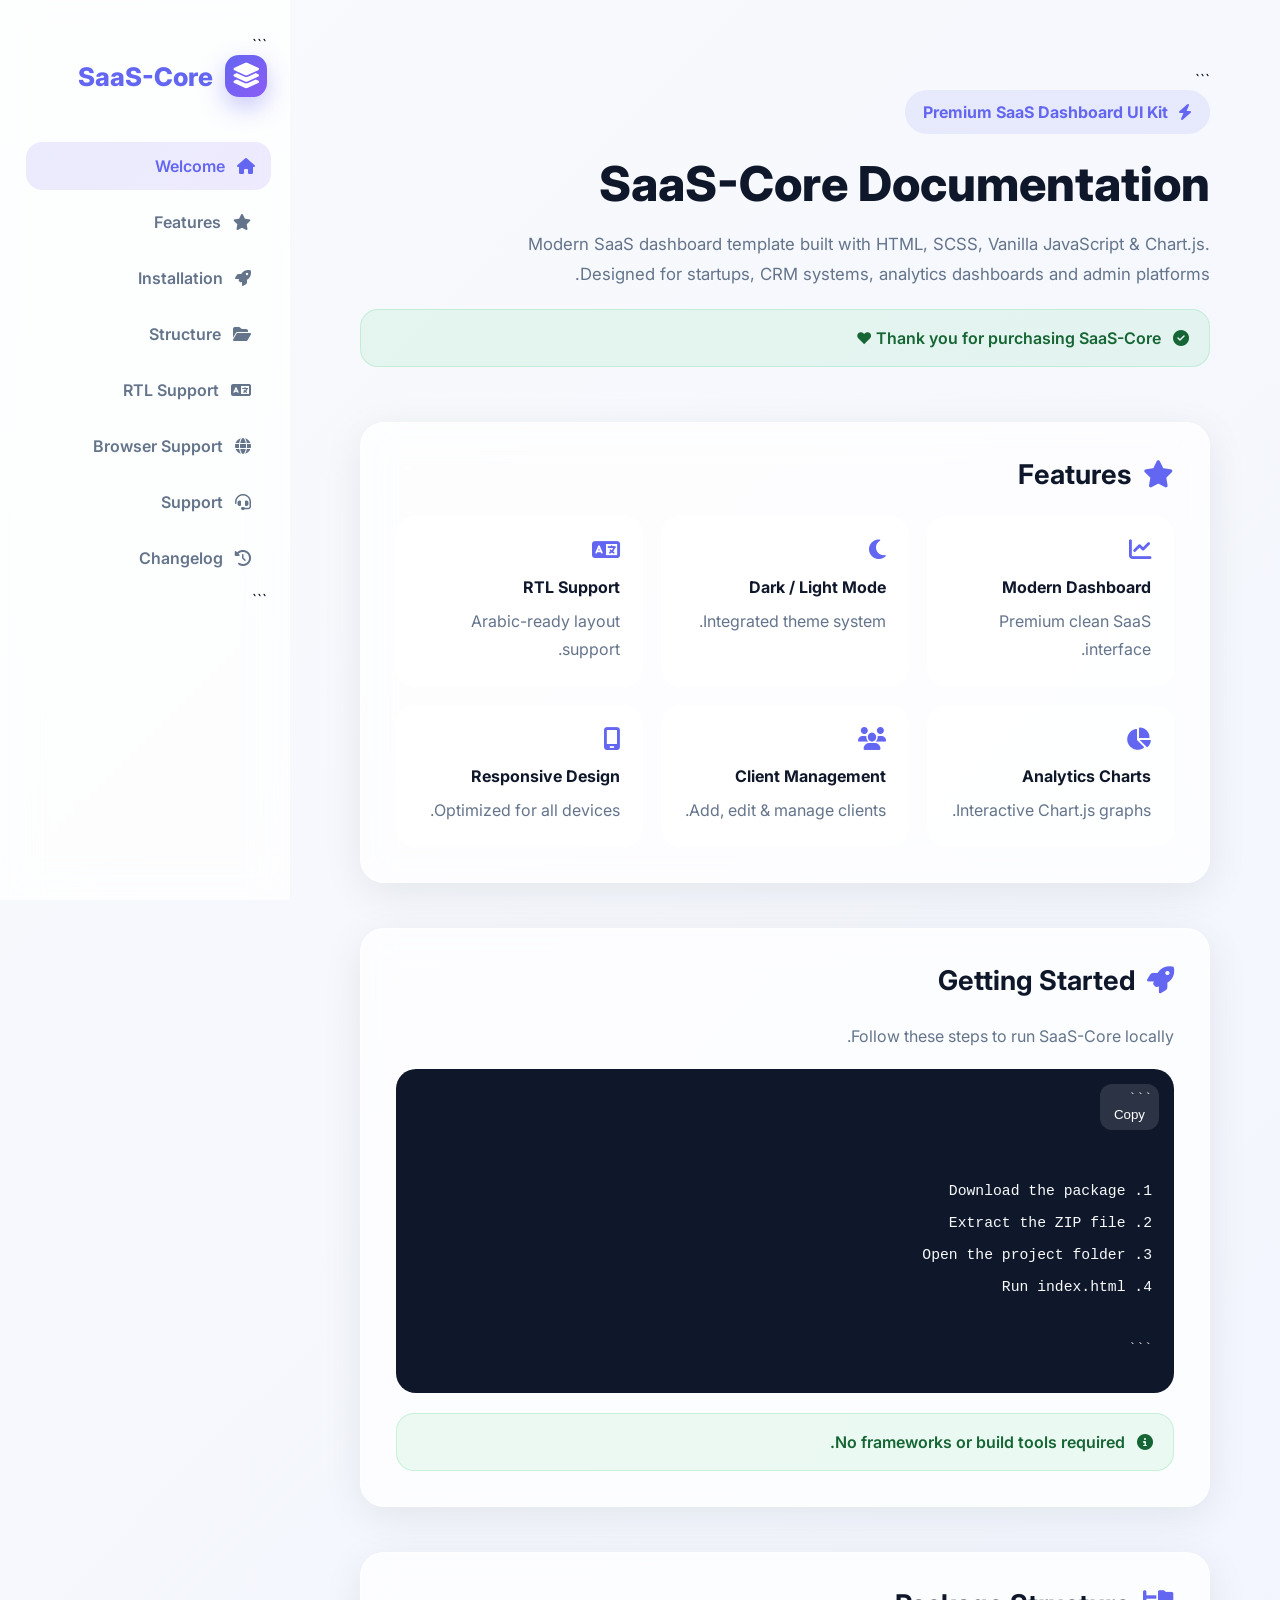
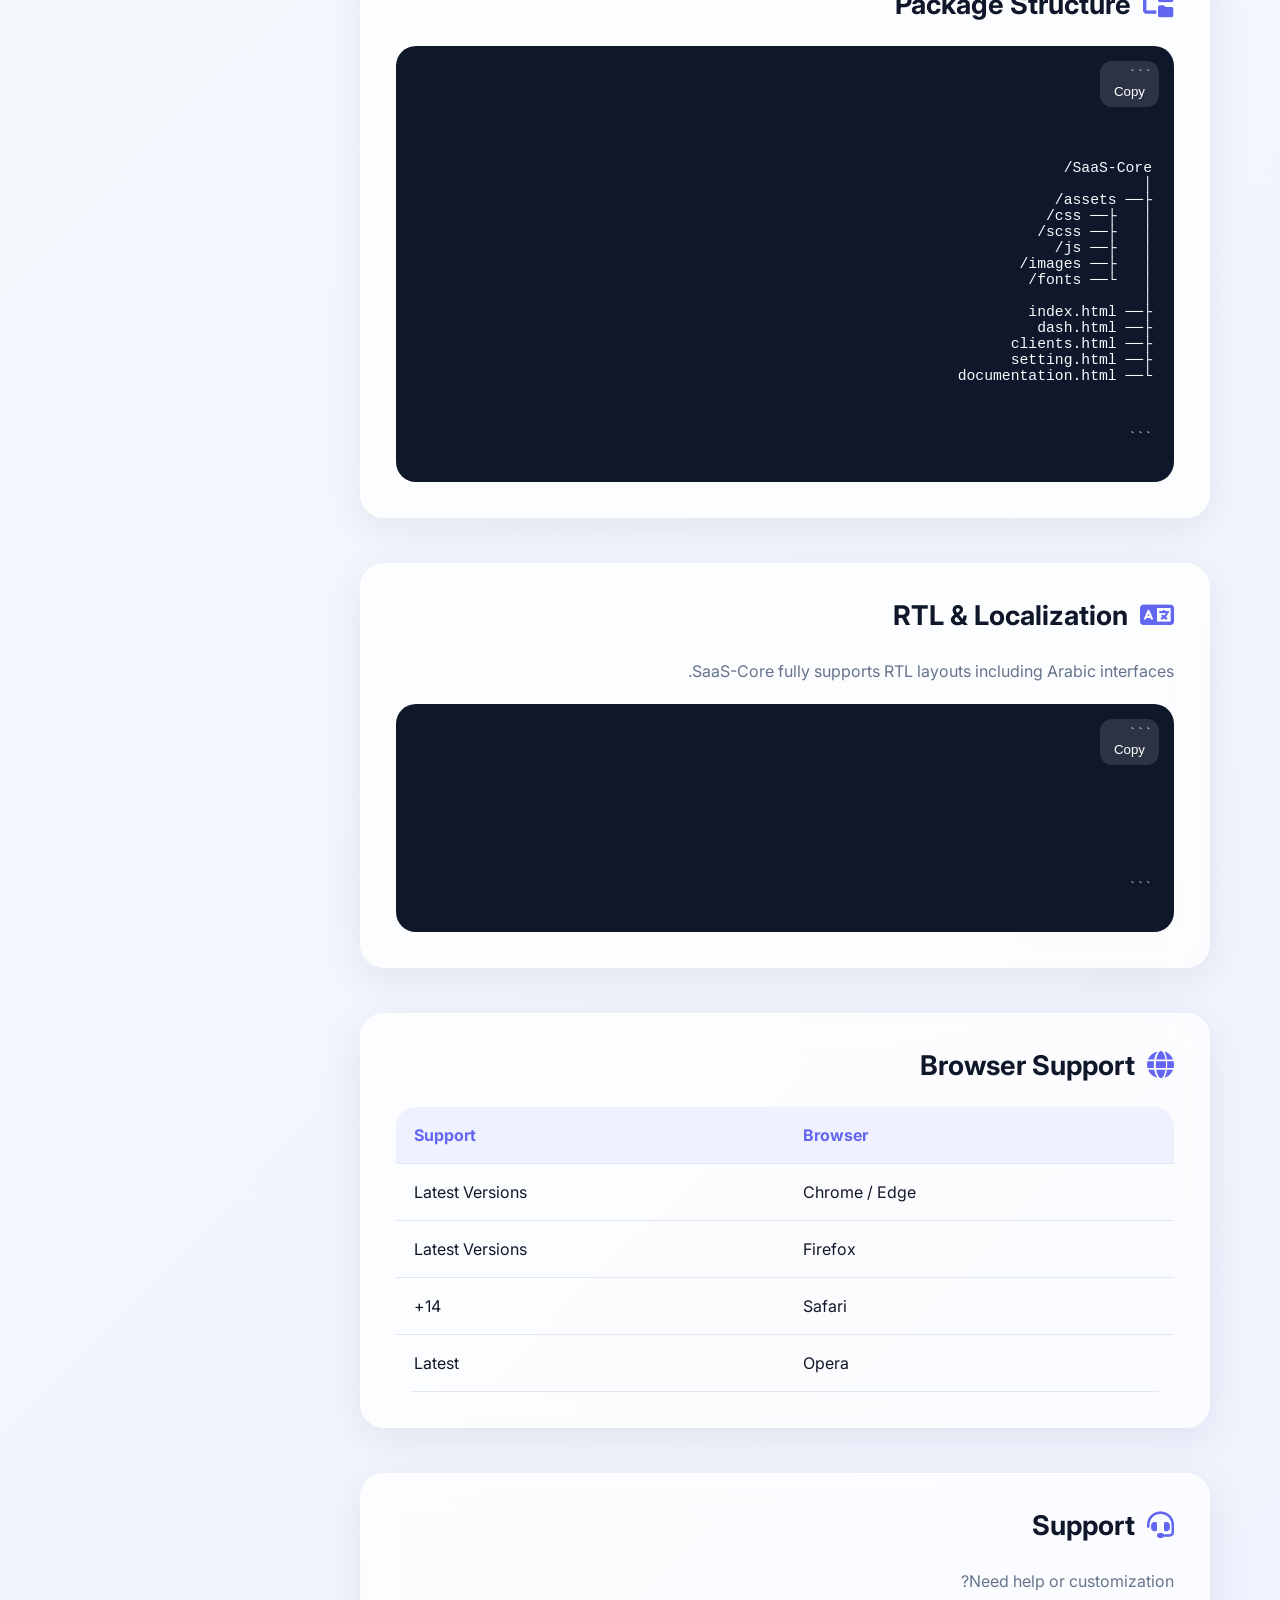
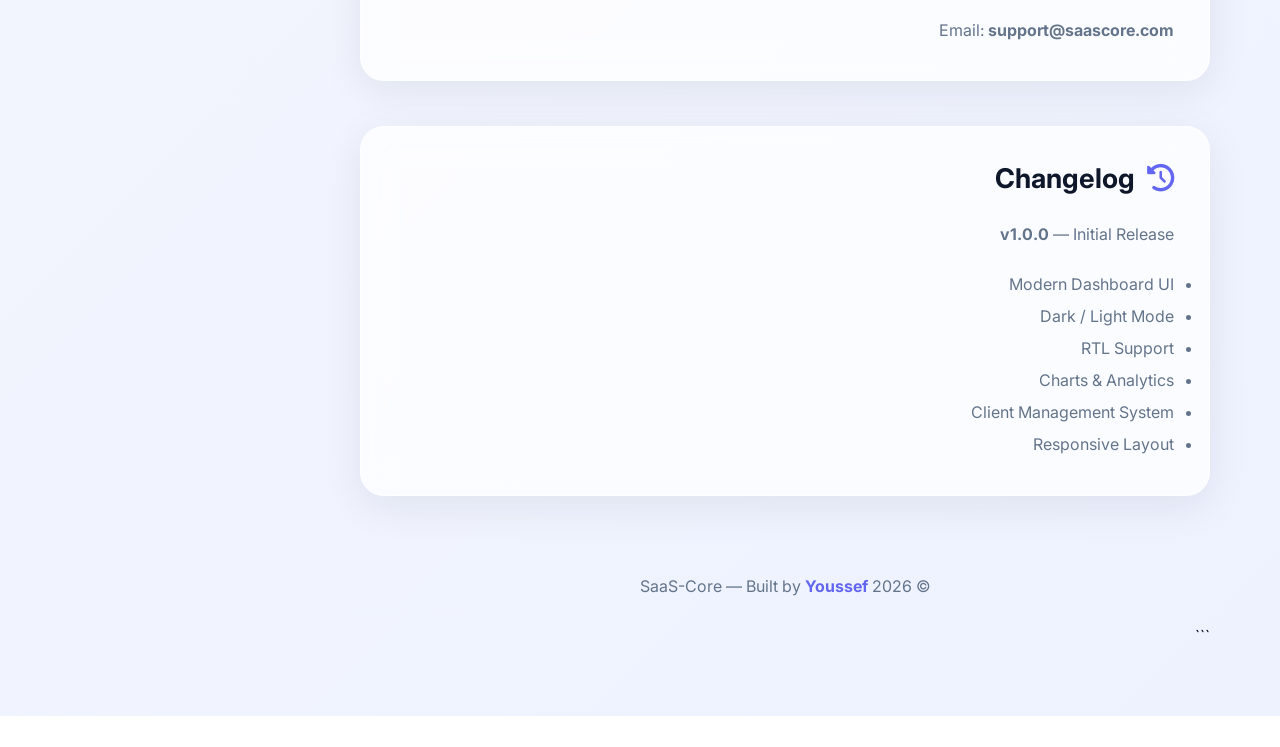
<file: documentation/documentation.html>
<!DOCTYPE html>

<html lang="en">
<head>
  <meta charset="UTF-8" />
  <meta
    name="viewport"
    content="width=device-width, initial-scale=1.0"
  />

  <title>SaaS-Core Documentation</title>

  <!-- Icons -->

  <link
    rel="stylesheet"
    href="https://cdnjs.cloudflare.com/ajax/libs/font-awesome/6.5.1/css/all.min.css"
  />

  <!-- Fonts -->

  <link
    href="https://fonts.googleapis.com/css2?family=Inter:wght@400;500;600;700;800&display=swap"
    rel="stylesheet"
  />

  <style>

    :root {

      --primary: #6366f1;
      --primary-dark: #4f46e5;
      --accent: #8b5cf6;

      --bg: #f8fafc;
      --bg-card: rgba(255,255,255,0.75);

      --text: #0f172a;
      --text-muted: #64748b;

      --border: rgba(255,255,255,0.35);

      --shadow:
      0 10px 40px rgba(15,23,42,.08);

      --radius: 24px;

    }

    *{
      margin:0;
      padding:0;
      box-sizing:border-box;
    }

    html{
      scroll-behavior:smooth;
    }

    body{

      font-family:
      "Inter",
      sans-serif;

      background:
      linear-gradient(
      135deg,
      #f8fafc,
      #eef2ff
      );

      color:var(--text);

      display:flex;

      min-height:100vh;

    }

    /* =========================
       SIDEBAR
    ========================== */

    nav{

      width:290px;

      height:100vh;

      position:fixed;

      top:0;
      left:0;

      background:
      rgba(255,255,255,.75);

      backdrop-filter:
      blur(18px);

      border-right:
      1px solid rgba(255,255,255,.4);

      padding:35px 22px;

      overflow-y:auto;

      z-index:1000;

    }

    .logo{

      display:flex;
      align-items:center;
      gap:12px;

      font-size:1.6rem;
      font-weight:800;

      color:var(--primary);

      margin-bottom:45px;

    }

    .logo i{

      width:42px;
      height:42px;

      display:flex;
      align-items:center;
      justify-content:center;

      border-radius:14px;

      background:
      linear-gradient(
      135deg,
      var(--primary),
      var(--accent)
      );

      color:#fff;

      box-shadow:
      0 10px 25px rgba(99,102,241,.35);

    }

    nav ul{
      list-style:none;
    }

    nav ul li{
      margin-bottom:8px;
    }

    nav ul li a{

      display:flex;
      align-items:center;
      gap:12px;

      padding:14px 16px;

      border-radius:16px;

      text-decoration:none;

      color:var(--text-muted);

      font-weight:600;

      transition:.25s ease;

    }

    nav ul li a:hover,
    nav ul li a.active{

      background:
      linear-gradient(
      135deg,
      rgba(99,102,241,.12),
      rgba(139,92,246,.12)
      );

      color:var(--primary);

      transform:translateX(4px);

    }

    /* =========================
       MAIN
    ========================== */

    main{

      margin-left:290px;

      width:100%;

      padding:70px;

      max-width:1200px;

    }

    section{
      margin-bottom:45px;
      scroll-margin-top:50px;
    }

    .hero{

      margin-bottom:55px;

    }

    .hero h1{

      font-size:3rem;
      line-height:1.1;

      margin-bottom:18px;

      font-weight:800;

    }

    .hero p{

      max-width:700px;

      color:var(--text-muted);

      font-size:1.05rem;

      line-height:1.8;

    }

    .hero-badge{

      display:inline-flex;
      align-items:center;
      gap:10px;

      padding:12px 18px;

      border-radius:999px;

      background:
      rgba(99,102,241,.1);

      color:var(--primary);

      font-weight:700;

      margin-bottom:24px;

    }

    /* =========================
       CARD
    ========================== */

    .card{

      background:var(--bg-card);

      backdrop-filter:blur(16px);

      border:
      1px solid rgba(255,255,255,.45);

      border-radius:var(--radius);

      padding:35px;

      box-shadow:var(--shadow);

    }

    .card h2{

      display:flex;
      align-items:center;
      gap:12px;

      font-size:1.7rem;

      margin-bottom:25px;

    }

    .card h2 i{

      color:var(--primary);

    }

    .card p{

      color:var(--text-muted);

      line-height:1.8;

    }

    /* =========================
       FEATURES
    ========================== */

    .feature-grid{

      display:grid;

      grid-template-columns:
      repeat(auto-fit,minmax(240px,1fr));

      gap:18px;

    }

    .feature-item{

      background:
      rgba(255,255,255,.65);

      border:
      1px solid rgba(255,255,255,.4);

      border-radius:20px;

      padding:22px;

      transition:.25s ease;

    }

    .feature-item:hover{

      transform:
      translateY(-6px);

      box-shadow:
      0 20px 35px rgba(99,102,241,.12);

    }

    .feature-item i{

      font-size:1.4rem;

      color:var(--primary);

      margin-bottom:15px;

    }

    .feature-item h4{

      margin-bottom:10px;

      font-size:1rem;

    }

    /* =========================
       ALERT
    ========================== */

    .alert{

      margin-top:20px;

      padding:18px 20px;

      border-radius:18px;

      background:
      rgba(34,197,94,.08);

      border:
      1px solid rgba(34,197,94,.18);

      color:#166534;

      display:flex;
      align-items:center;
      gap:12px;

      font-weight:600;

    }

    /* =========================
       CODE
    ========================== */

    pre{

      background:#0f172a;

      color:#f8fafc;

      padding:22px;

      border-radius:20px;

      overflow:auto;

      margin-top:18px;

      position:relative;

    }

    code{

      font-family:
      monospace;

      font-size:.92rem;

    }

    .copy-btn{

      position:absolute;

      top:15px;
      right:15px;

      border:none;

      background:
      rgba(255,255,255,.12);

      color:#fff;

      padding:8px 14px;

      border-radius:12px;

      cursor:pointer;

      transition:.2s;

    }

    .copy-btn:hover{
      background:
      rgba(255,255,255,.2);
    }

    /* =========================
       TABLE
    ========================== */

    table{

      width:100%;

      border-collapse:collapse;

      margin-top:20px;

      overflow:hidden;

      border-radius:20px;

    }

    table th,
    table td{

      padding:18px;

      border-bottom:
      1px solid #e2e8f0;

      text-align:left;

    }

    table th{

      background:
      rgba(99,102,241,.08);

      color:var(--primary);

    }

    /* =========================
       FOOTER
    ========================== */

    footer{

      margin-top:50px;

      padding:30px 0;

      color:var(--text-muted);

      text-align:center;

    }

    footer a{

      color:var(--primary);

      text-decoration:none;

      font-weight:700;

    }

    /* =========================
       RESPONSIVE
    ========================== */

    @media(max-width:950px){

      nav{
        display:none;
      }

      main{
        margin-left:0;
        padding:30px;
      }

      .hero h1{
        font-size:2.2rem;
      }

    }

  </style>

</head>

<body>

  <!-- SIDEBAR -->

  <nav>

```
<div class="logo">
  <i class="fas fa-layer-group"></i>
  SaaS-Core
</div>

<ul>

  <li>
    <a href="#welcome" class="active">
      <i class="fas fa-house"></i>
      Welcome
    </a>
  </li>

  <li>
    <a href="#features">
      <i class="fas fa-star"></i>
      Features
    </a>
  </li>

  <li>
    <a href="#installation">
      <i class="fas fa-rocket"></i>
      Installation
    </a>
  </li>

  <li>
    <a href="#structure">
      <i class="fas fa-folder-open"></i>
      Structure
    </a>
  </li>

  <li>
    <a href="#rtl">
      <i class="fas fa-language"></i>
      RTL Support
    </a>
  </li>

  <li>
    <a href="#browser">
      <i class="fas fa-globe"></i>
      Browser Support
    </a>
  </li>

  <li>
    <a href="#support">
      <i class="fas fa-headset"></i>
      Support
    </a>
  </li>

  <li>
    <a href="#changelog">
      <i class="fas fa-clock-rotate-left"></i>
      Changelog
    </a>
  </li>

</ul>
```

  </nav>

  <!-- MAIN -->

  <main>

```
<!-- HERO -->

<section
  id="welcome"
  class="hero"
>

  <div class="hero-badge">
    <i class="fas fa-bolt"></i>
    Premium SaaS Dashboard UI Kit
  </div>

  <h1>
    SaaS-Core Documentation
  </h1>

  <p>

    Modern SaaS dashboard template built with
    HTML, SCSS, Vanilla JavaScript & Chart.js.

    Designed for startups, CRM systems,
    analytics dashboards and admin platforms.

  </p>

  <div class="alert">
    <i class="fas fa-circle-check"></i>

    Thank you for purchasing SaaS-Core ❤️
  </div>

</section>

<!-- FEATURES -->

<section
  id="features"
  class="card"
>

  <h2>
    <i class="fas fa-star"></i>
    Features
  </h2>

  <div class="feature-grid">

    <div class="feature-item">
      <i class="fas fa-chart-line"></i>
      <h4>Modern Dashboard</h4>
      <p>Premium clean SaaS interface.</p>
    </div>

    <div class="feature-item">
      <i class="fas fa-moon"></i>
      <h4>Dark / Light Mode</h4>
      <p>Integrated theme system.</p>
    </div>

    <div class="feature-item">
      <i class="fas fa-language"></i>
      <h4>RTL Support</h4>
      <p>Arabic-ready layout support.</p>
    </div>

    <div class="feature-item">
      <i class="fas fa-chart-pie"></i>
      <h4>Analytics Charts</h4>
      <p>Interactive Chart.js graphs.</p>
    </div>

    <div class="feature-item">
      <i class="fas fa-users"></i>
      <h4>Client Management</h4>
      <p>Add, edit & manage clients.</p>
    </div>

    <div class="feature-item">
      <i class="fas fa-mobile-screen"></i>
      <h4>Responsive Design</h4>
      <p>Optimized for all devices.</p>
    </div>

  </div>

</section>

<!-- INSTALLATION -->

<section
  id="installation"
  class="card"
>

  <h2>
    <i class="fas fa-rocket"></i>
    Getting Started
  </h2>

  <p>

    Follow these steps to run SaaS-Core locally.

  </p>

  <pre>
```

<button class="copy-btn">
Copy
</button>

<code>

1. Download the package

2. Extract the ZIP file

3. Open the project folder

4. Run index.html

</code>

```
  </pre>

  <div class="alert">
    <i class="fas fa-circle-info"></i>
    No frameworks or build tools required.
  </div>

</section>

<!-- STRUCTURE -->

<section
  id="structure"
  class="card"
>

  <h2>
    <i class="fas fa-folder-tree"></i>
    Package Structure
  </h2>

  <pre>
```

<button class="copy-btn">
Copy
</button>

<code>

SaaS-Core/
│
├── assets/
│   ├── css/
│   ├── scss/
│   ├── js/
│   ├── images/
│   └── fonts/
│
├── index.html
├── dash.html
├── clients.html
├── setting.html
└── documentation.html

</code>

```
  </pre>

</section>

<!-- RTL -->

<section
  id="rtl"
  class="card"
>

  <h2>
    <i class="fas fa-language"></i>
    RTL & Localization
  </h2>

  <p>

    SaaS-Core fully supports RTL layouts
    including Arabic interfaces.

  </p>

  <pre>
```

<button class="copy-btn">
Copy
</button>

<code>

<html lang="ar" dir="rtl">

</code>

```
  </pre>

</section>

<!-- BROWSER -->

<section
  id="browser"
  class="card"
>

  <h2>
    <i class="fas fa-globe"></i>
    Browser Support
  </h2>

  <table>

    <thead>

      <tr>
        <th>Browser</th>
        <th>Support</th>
      </tr>

    </thead>

    <tbody>

      <tr>
        <td>Chrome / Edge</td>
        <td>Latest Versions</td>
      </tr>

      <tr>
        <td>Firefox</td>
        <td>Latest Versions</td>
      </tr>

      <tr>
        <td>Safari</td>
        <td>14+</td>
      </tr>

      <tr>
        <td>Opera</td>
        <td>Latest</td>
      </tr>

    </tbody>

  </table>

</section>

<!-- SUPPORT -->

<section
  id="support"
  class="card"
>

  <h2>
    <i class="fas fa-headset"></i>
    Support
  </h2>

  <p>

    Need help or customization?

  </p>

  <br />

  <p>

    Email:
    <strong>
      support@saascore.com
    </strong>

  </p>

</section>

<!-- CHANGELOG -->

<section
  id="changelog"
  class="card"
>

  <h2>
    <i class="fas fa-clock-rotate-left"></i>
    Changelog
  </h2>

  <p>

    <strong>v1.0.0</strong>
    — Initial Release

  </p>

  <br />

  <ul
    style="
    padding-left:20px;
    color:#64748b;
    line-height:2;
  "
  >

    <li>Modern Dashboard UI</li>

    <li>Dark / Light Mode</li>

    <li>RTL Support</li>

    <li>Charts & Analytics</li>

    <li>Client Management System</li>

    <li>Responsive Layout</li>

  </ul>

</section>

<!-- FOOTER -->

<footer>

  © 2026 SaaS-Core —
  Built by
  <a href="#">
    Youssef
  </a>

</footer>
```

  </main>

  <script>

    // ACTIVE LINKS

    const sections =
    document.querySelectorAll("section");

    const navLinks =
    document.querySelectorAll("nav a");

    window.addEventListener(
      "scroll",
      () => {

        let current = "";

        sections.forEach((section) => {

          const sectionTop =
          section.offsetTop;

          if (
            scrollY >=
            sectionTop - 120
          ) {
            current =
            section.getAttribute("id");
          }

        });

        navLinks.forEach((link) => {

          link.classList.remove("active");

          if (
            link.getAttribute("href") ===
            "#" + current
          ) {

            link.classList.add("active");

          }

        });

      }
    );

    // COPY BUTTON

    document
    .querySelectorAll(".copy-btn")
    .forEach((btn) => {

      btn.addEventListener(
        "click",
        () => {

          const code =
          btn.parentElement.querySelector(
            "code"
          ).innerText;

          navigator.clipboard.writeText(code);

          btn.innerText = "Copied";

          setTimeout(() => {

            btn.innerText = "Copy";

          },1500);

        }
      );

    });

  </script>

</body>
</html>
</file>
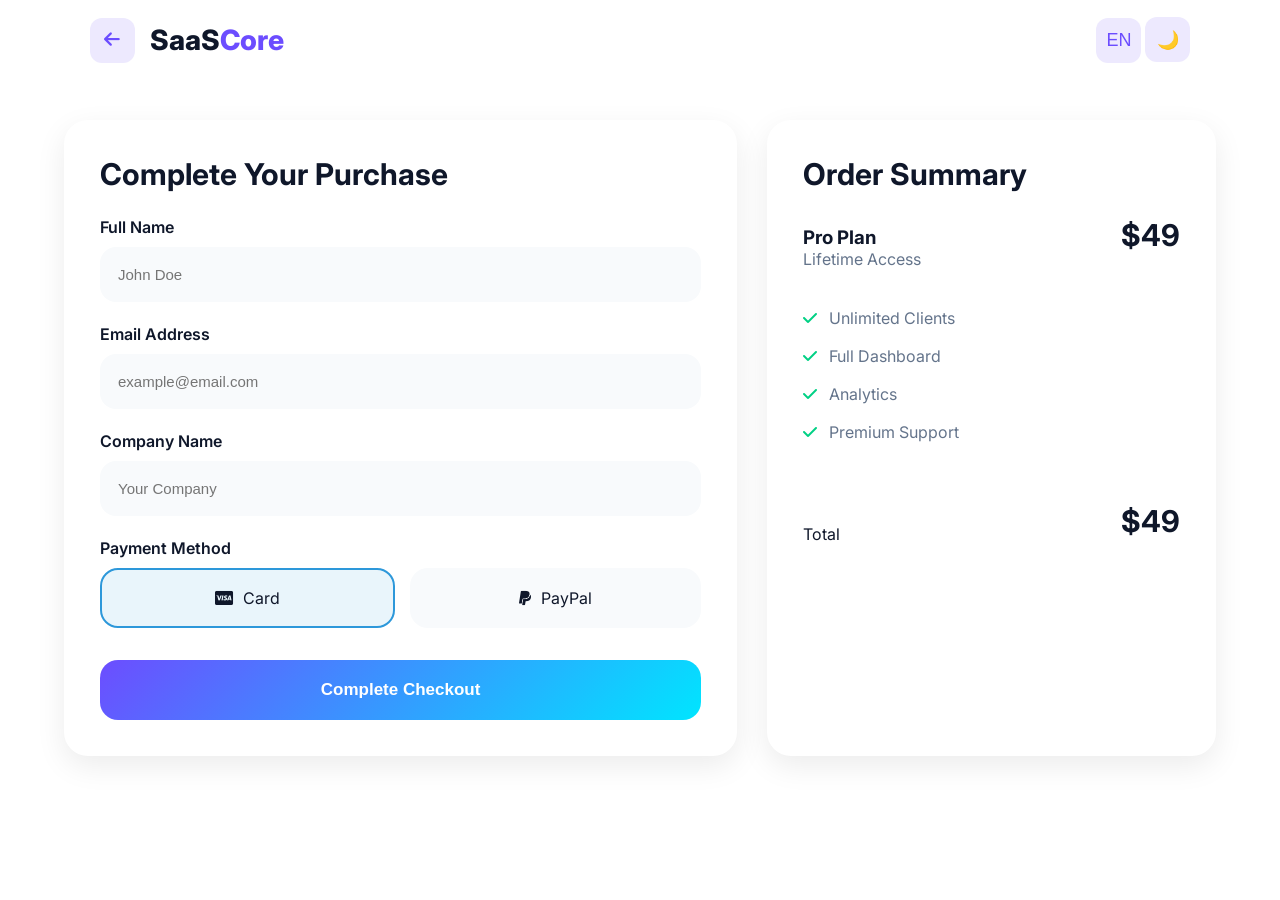
<file: Theme/checkout.html>
<!doctype html>
<html lang="en">
  <head>
    <meta charset="UTF-8" />
    <meta name="viewport" content="width=device-width, initial-scale=1.0" />

    <title>Nexora Checkout</title>

    <link rel="stylesheet" href="assets/css/checkout.css" />

    <link
      href="https://fonts.googleapis.com/css2?family=Inter:wght@400;500;600;700;800&display=swap"
      rel="stylesheet"
    />

    <link
      rel="stylesheet"
      href="https://cdnjs.cloudflare.com/ajax/libs/font-awesome/6.5.1/css/all.min.css"
    />
  </head>

  <body>
    <!-- NAVBAR -->
    <header class="navbar">
      <div class="nav-left">
        <a href="index.html" class="back-btn">
          <i class="fas fa-arrow-left"></i>
        </a>

        <a href="index.html" class="logo">SaaS<span>Core</span></a>
      </div>

      <div class="nav-actions">
        <button id="langToggle">AR</button>

        <button id="themeToggle">🌙</button>
      </div>
    </header>

    <!-- CHECKOUT -->
    <section class="checkout-section">
      <!-- LEFT -->
      <div class="checkout-form card">
        <h2 data-en="Complete Your Purchase" data-ar="إتمام عملية الشراء">
          Complete Your Purchase
        </h2>
        <!-- NAME -->
        <div class="input-group">
          <label data-en="Full Name" data-ar="الاسم الكامل"> Full Name </label>

          <input
            type="text"
            id="checkoutName"
            placeholder="John Doe"
            data-en-placeholder="John Doe"
            data-ar-placeholder="الاسم الكامل"
          />
        </div>

        <!-- EMAIL -->
        <div class="input-group">
          <label data-en="Email Address" data-ar="البريد الإلكتروني">
            Email Address
          </label>

          <input
            type="email"
            id="checkoutEmail"
            placeholder="example@email.com"
            data-en-placeholder="example@email.com"
            data-ar-placeholder="البريد الإلكتروني"
          />
        </div>

        <!-- COMPANY -->
        <div class="input-group">
          <label data-en="Company Name" data-ar="اسم الشركة">
            Company Name
          </label>

          <input
            type="text"
            id="checkoutCompany"
            placeholder="Your Company"
            data-en-placeholder="Your Company"
            data-ar-placeholder="اسم الشركة"
          />
        </div>

        <!-- PAYMENT -->
        <div class="input-group">
          <label data-en="Payment Method" data-ar="طريقة الدفع">
            Payment Method
          </label>

          <div class="payment-methods">
            <div class="payment active">
              <i class="fa-brands fa-cc-visa"></i>

              <span data-en="Card" data-ar="بطاقة"> Card </span>
            </div>

            <div class="payment">
              <i class="fa-brands fa-paypal"></i>

              <span data-en="PayPal" data-ar="بايبال"> PayPal </span>
            </div>
          </div>
        </div>

        <!-- BUTTON -->
        <button
          class="checkout-btn"
          data-en="Complete Checkout"
          data-ar="إتمام الدفع"
        >
          Complete Checkout
        </button>
      </div>

      <!-- RIGHT -->
      <div class="checkout-summary card">
        <h2 data-en="Order Summary" data-ar="ملخص الطلب">Order Summary</h2>

        <!-- PLAN -->
        <div class="summary-plan">
          <div>
            <h3 id="planName">Pro Plan</h3>

            <span data-en="Lifetime Access" data-ar="وصول مدى الحياة">
              Lifetime Access
            </span>
          </div>

          <h2 id="planPrice">$49</h2>
        </div>

        <!-- FEATURES -->
        <div class="summary-features">
          <div class="feature">
            <i class="fas fa-check"></i>

            <span data-en="Unlimited Clients" data-ar="عملاء غير محدودين">
              Unlimited Clients
            </span>
          </div>

          <div class="feature">
            <i class="fas fa-check"></i>

            <span data-en="Full Dashboard" data-ar="لوحة تحكم كاملة">
              Full Dashboard
            </span>
          </div>

          <div class="feature">
            <i class="fas fa-check"></i>

            <span data-en="Analytics" data-ar="التحليلات"> Analytics </span>
          </div>

          <div class="feature">
            <i class="fas fa-check"></i>

            <span data-en="Premium Support" data-ar="دعم مميز">
              Premium Support
            </span>
          </div>
        </div>

        <!-- TOTAL -->
        <div class="total-box">
          <span data-en="Total" data-ar="الإجمالي"> Total </span>

          <h2 id="totalPrice">$49</h2>
        </div>
      </div>
    </section>

    <!-- PAYMENT MODAL -->

    <script src="https://www.paypal.com/sdk/js?client-id=test&currency=USD"></script>

    <!-- CARD PAYMENT MODAL (المودال بتاعك القديم) -->
    <div class="payment-modal" id="paymentModal">
      <div class="modal-box">
        <div class="modal-top">
          <h2 data-en="Payment Details" data-ar="بيانات الدفع">
            Payment Details
          </h2>
          <button id="closeModal">✕</button>
        </div>
        <div class="input-group">
          <label data-en="Card Number" data-ar="رقم البطاقة">Card Number</label>
          <input type="text" placeholder="1234 5678 9012 3456" />
        </div>
        <div class="card-row">
          <div class="input-group">
            <label data-en="Expiry Date" data-ar="تاريخ الانتهاء"
              >Expiry Date</label
            >
            <input type="text" placeholder="MM/YY" />
          </div>
          <div class="input-group">
            <label data-en="CVV" data-ar="رمز الحماية">CVV</label>
            <input type="text" placeholder="123" />
          </div>
        </div>
        <button class="pay-btn" id="payNowBtn">
          <span data-en="Pay Now" data-ar="ادفع الآن">Pay Now</span>
        </button>
      </div>
    </div>

    <!-- 2. PAYPAL MODAL (المودال الجديد اللي طلبته) -->
    <div class="payment-modal" id="paypalModal">
      <div class="modal-box">
        <div class="modal-top">
          <h2 data-en="Pay with PayPal" data-ar="الدفع عبر بايبال">
            Pay with PayPal
          </h2>
          <button id="closePaypalModal">✕</button>
        </div>
        <div id="paypal-button-container" style="margin-top: 20px"></div>
      </div>
    </div>

    <script src="assets/js/checkout.js"></script>
  </body>
</html>
</file>
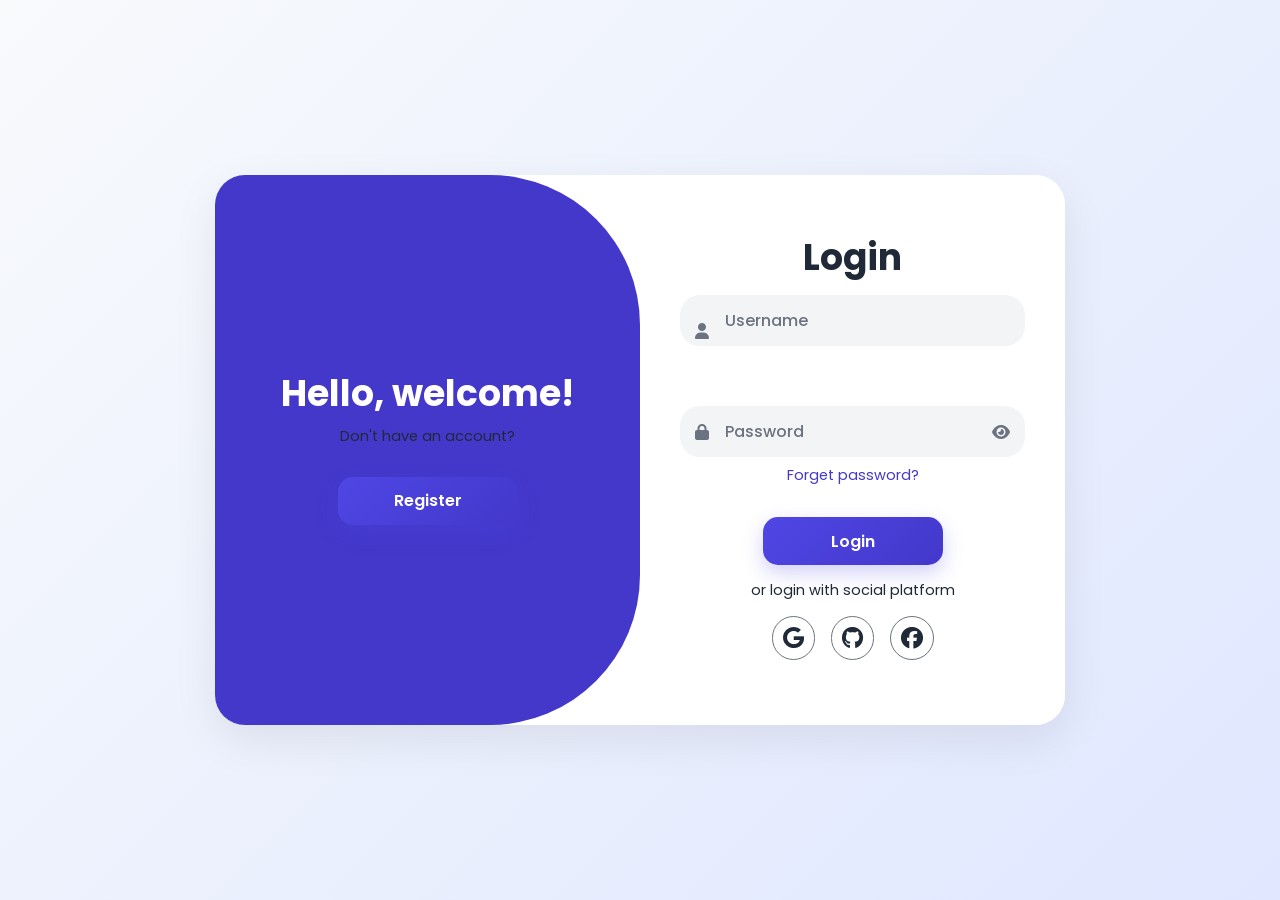
<file: Theme/login.html>
<!doctype html>
<html lang="en">
  <head>
    <meta charset="UTF-8" />
    <title
      data-en="Authentication | SaaS-Core"
      data-ar="تسجيل الدخول | SaaS-Core"
    >
      Authentication | SaaS-Core
    </title>
    <meta name="viewport" content="width=device-width, initial-scale=1.0" />

    <link rel="stylesheet" href="assets/css/login.css" />
    <link
      rel="stylesheet"
      href="https://cdnjs.cloudflare.com/ajax/libs/font-awesome/6.5.1/css/all.min.css"
    />
  </head>

  <body>
    <div class="container">
      <!-- LOGIN FORM -->
      <div class="form-box login">
        <form action="#">
          <h1 data-en="Login" data-ar="تسجيل الدخول">Login</h1>

          <div class="input-box">
            <input
              type="text"
              id="loginUsername"
              placeholder="Username"
              data-en-placeholder="Username"
              data-ar-placeholder="اسم المستخدم"
              required
            />
            <i class="fa-solid fa-user icon-left"></i>
            <small class="error-txt"></small>
          </div>

          <div class="input-box password-box">
            <input
            id="loginPassword"
              type="password"
              placeholder="Password"
              data-en-placeholder="Password"
              data-ar-placeholder="كلمة المرور"
              required
            />
            <i class="fa-solid fa-lock icon-left"></i>
            <!-- تأكد أن الـ CSS يعطي هذه الأيقونة position: absolute; right: 10px -->
            <i class="fa-solid fa-eye icon-right toggle-password"></i>
          </div>

          <div class="forget-link">
            <a href="#" data-en="Forget password?" data-ar="نسيت كلمة المرور؟"
              >Forget password?</a
            >
          </div>

          <button type="submit" class="btn" data-en="Login" data-ar="دخول">
            Login
          </button>

          <p class="switch-text">
            <span data-en="Don't have an account?" data-ar="ليس لديك حساب؟"
              >Don't have an account?</span
            >
            <span
              class="switch-to-register"
              data-en="Register"
              data-ar="إنشاء حساب"
              >Register</span
            >
          </p>

          <p data-en="or login with social platform" data-ar="أو سجل دخول عبر">
            or login with social platform
          </p>

          <div class="social-icons">
            <a href="#" title="Google"><i class="fa-brands fa-google"></i></a>
            <a href="#" title="Github"><i class="fa-brands fa-github"></i></a>
            <a href="#" title="Facebook"
              ><i class="fa-brands fa-facebook"></i
            ></a>
          </div>
        </form>
      </div>

      <!-- REGISTER FORM -->
      <div class="form-box register">
        <form action="#">
          <h1 data-en="Registration" data-ar="حساب جديد">Registration</h1>

          <div class="input-box">
            <input
              type="text"
              id="registerUsername"
              placeholder="Username"
              data-en-placeholder="Username"
              data-ar-placeholder="اسم المستخدم"
              required
            />
            <i class="fa-solid fa-user icon-left"></i>
          </div>

          <div class="input-box">
            <input
              type="email"
              id="registerEmail"
              placeholder="Email"
              data-en-placeholder="Email"
              data-ar-placeholder="البريد الإلكتروني"
              required
            />
            <i class="fa-solid fa-envelope icon-left"></i>
          </div>

          <div class="input-box password-box">
            <input
              type="password"
              id="registerPassword"
              placeholder="Password"
              data-en-placeholder="Password"
              data-ar-placeholder="كلمة المرور"
              required
            />
            <i class="fa-solid fa-lock icon-left"></i>
            <i class="fa-solid fa-eye icon-right toggle-password"></i>
          </div>
          <div id="strengthText"></div>
          <div class="password-strength-container">
            <div id="strengthBar" class="strength-bar"></div>
          </div>
          <small
            id="strengthText"
            data-en="Enter password"
            data-ar="أدخل كلمة المرور"
          ></small>
          <div class="input-box password-box">
            <input
              type="password"
              id="confirmPassword"
              placeholder="Confirm Password"
              data-en-placeholder="Confirm Password"
              data-ar-placeholder="تأكيد كلمة المرور"
              required
            />
            <i class="fa-solid fa-lock icon-left"></i>
            <i class="fa-solid fa-eye icon-right toggle-password"></i>
          </div>
          <div class="error-txt"></div>

          <button
            type="submit"
            class="btn"
            data-en="Register"
            data-ar="إنشاء الحساب"
          >
            Register
          </button>

          <p class="switch-text">
            <span data-en="Already have an account?" data-ar="لديك حساب بالفعل؟"
              >Already have an account?</span
            >
            <span class="switch-to-login" data-en="Login" data-ar="دخول"
              >Login</span
            >
          </p>
        </form>
      </div>

      <!-- TOGGLE BOX -->
      <div class="toggle-box">
        <div class="toggle-panel toggle-left">
          <h1 data-en="Hello, welcome!" data-ar="أهلاً بك!">Hello, welcome!</h1>
          <p data-en="Don't have an account?" data-ar="لا تملك حساباً بعد؟">
            Don't have an account?
          </p>
          <button
            class="btn register-btn"
            data-en="Register"
            data-ar="إنشاء حساب"
          >
            Register
          </button>
        </div>

        <div class="toggle-panel toggle-right">
          <h1 data-en="Welcome back" data-ar="مرحباً بعودتك">Welcome back</h1>
          <p data-en="Already have an account?" data-ar="تملك حساباً بالفعل؟">
            Already have an account?
          </p>
          <button class="btn login-btn" data-en="Login" data-ar="دخول">
            Login
          </button>
        </div>
      </div>
    </div>

    <script src="assets/js/login.js"></script>
  </body>
</html>
</file>
<file: Theme/assets/css/checkout.css>
:root {
  --bg-main: #ffffff;
  --bg-secondary: #f8fafc;

  --primary: #6c4dff;
  --primary-hover: #5a3ee6;
  --primary-soft: #ede9fe;

  --text-main: #0f172a;
  --text-muted: #64748b;

  --card-bg: rgba(255, 255, 255, 0.7);
  --border: rgba(255, 255, 255, 0.2);

  --shadow: 0 10px 30px rgba(0, 0, 0, 0.08);

  --btn-bg: linear-gradient(135deg, #6c4dff, #00e5ff);
}

body.dark {
  --bg-main: #0b0f1a;
  --bg-secondary: #0f172a;

  --text-main: #f1f5f9;
  --text-muted: #94a3b8;

  --card-bg: rgba(15, 23, 42, 0.7);
  --border: rgba(255, 255, 255, 0.08);

  --shadow: 0 10px 30px rgba(0, 0, 0, 0.4);
}

* {
  margin: 0;
  padding: 0;
  box-sizing: border-box;
}

body {
  font-family: "Inter", sans-serif;
  background: var(--bg-main);
  color: var(--text-main);
  min-height: 100vh;
}

.navbar {
  height: 80px;
  padding: 0 7%;
  display: flex;
  align-items: center;
  justify-content: space-between;
}

.logo {
  font-size: 28px;
  font-weight: 800;
  color: var(--text-main);
  text-decoration: none;
}

.logo span {
  color: var(--primary);
}

.nav-actions button {
  width: 45px;
  height: 45px;
  border: none;
  border-radius: 12px;
  cursor: pointer;
  background: var(--primary-soft);
  color: var(--primary);
  font-size: 18px;
}

.back-btn{
  width:45px;
  height:45px;

  border-radius:12px;

  display:flex;
  align-items:center;
  justify-content:center;

  text-decoration:none;

  background:var(--primary-soft);

  color:var(--primary);

  font-size:18px;

  transition:.3s;
}

.back-btn:hover{
  transform:translateY(-2px);
}
.nav-left{
  display:flex;
  align-items:center;
  gap:15px;
}
.checkout-section {
  width: 90%;
  max-width: 1300px;
  margin: auto;

  display: grid;
  grid-template-columns: 1.2fr 0.8fr;
  gap: 30px;

  padding: 40px 0;
}

.card {
  background: var(--card-bg);
  backdrop-filter: blur(14px);

  border: 1px solid var(--border);

  border-radius: 24px;

  padding: 35px;

  box-shadow: var(--shadow);
}

.checkout-form h2,
.checkout-summary h2 {
  margin-bottom: 25px;
  font-size: 30px;
}

.input-group {
  margin-bottom: 22px;
}

.input-group label {
  display: block;
  margin-bottom: 10px;
  font-weight: 600;
}

.input-group input {
  width: 100%;
  height: 55px;

  border: none;
  outline: none;

  background: var(--bg-secondary);

  border-radius: 16px;

  padding: 0 18px;

  color: var(--text-main);

  font-size: 15px;
}

.payment-methods {
  display: flex;
  gap: 15px;
}

.payment {
  flex: 1;

  height: 60px;

  border-radius: 18px;

  display: flex;
  align-items: center;
  justify-content: center;
  gap: 10px;

  background: var(--bg-secondary);

  cursor: pointer;

  transition: 0.3s;
}

.payment.active {
  border: 2px solid var(--primary);
}

.checkout-btn {
  width: 100%;
  height: 60px;

  border: none;

  border-radius: 18px;

  background: var(--btn-bg);

  color: white;

  font-size: 17px;
  font-weight: 700;

  cursor: pointer;

  margin-top: 10px;

  transition: 0.3s;
}

.checkout-btn:hover {
  transform: translateY(-2px);
}

.summary-plan {
  display: flex;
  justify-content: space-between;
  align-items: center;

  margin-bottom: 30px;
}

.summary-plan span {
  color: var(--text-muted);
}

.summary-features {
  display: flex;
  flex-direction: column;
  gap: 18px;
}

.feature {
  display: flex;
  align-items: center;
  gap: 12px;

  color: var(--text-muted);
}

.feature i {
  color: #00d084;
}

.total-box {
  margin-top: 35px;

  padding-top: 25px;

  border-top: 1px solid var(--border);

  display: flex;
  justify-content: space-between;
  align-items: center;
}

@media (max-width: 900px) {
  .checkout-section {
    grid-template-columns: 1fr;
  }
}

/* =========================
   MODAL
========================= */

.payment-modal{
  position:fixed;
  inset:0;

  background:rgba(0,0,0,.6);

  display:flex;
  align-items:center;
  justify-content:center;

  opacity:0;
  visibility:hidden;

  transition:.3s;

  z-index:999;
}


.payment-modal.active{
  opacity:1;
  visibility:visible;
}

.modal-box{
  width:95%;
  max-width:500px;

  background:var(--card-bg);

  backdrop-filter:blur(18px);

  border:1px solid var(--border);

  border-radius:28px;

  padding:30px;

  animation:modalUp .4s ease;
}

@keyframes modalUp{

  from{
    transform:translateY(30px);
    opacity:0;
  }

  to{
    transform:translateY(0);
    opacity:1;
  }

}

.modal-top{
  display:flex;
  justify-content:space-between;
  align-items:center;

  margin-bottom:20px;
}

.modal-top button{
  width:40px;
  height:40px;

  border:none;
  border-radius:12px;

  background:var(--primary-soft);

  cursor:pointer;
}

.card-row{
  display:grid;
  grid-template-columns:1fr 1fr;
  gap:15px;
}

.pay-btn{
  width:100%;
  height:58px;

  border:none;

  border-radius:18px;

  background:var(--btn-bg);

  color:white;

  font-size:16px;
  font-weight:700;

  cursor:pointer;

  margin-top:15px;
}

/* =========================
   SUCCESS PAGE (Premium & Adaptive)
========================= */
.success-page {
  display: flex;
  align-items: center;
  justify-content: center;
  min-height: 100vh;
  background: var(--bg-main); /* يتغير تلقائياً مع الدارك مود */
  margin: 0;
  padding: 20px;
  position: relative;
  overflow: hidden;
}

/* إضافة لمسة إضاءة خلفية جمالية */
.success-page::before {
  content: '';
  position: absolute;
  width: 400px;
  height: 400px;
  background: var(--primary);
  filter: blur(150px);
  opacity: 0.1;
  z-index: 0;
}

.success-card {
  width: 100%;
  max-width: 550px; /* كبرنا العرض شوية عشان التفاصيل الجديدة */
  background: var(--card-bg);
  backdrop-filter: blur(15px);
  padding: 50px 40px;
  border-radius: 32px;
  text-align: center;
  border: 1px solid var(--border);
  box-shadow: var(--shadow);
  position: relative;
  z-index: 1;
  animation: cardAppear 0.8s cubic-bezier(0.16, 1, 0.3, 1);
}

.success-icon {
  width: 90px;
  height: 90px;
  background: linear-gradient(135deg, #00d084, #00e5ff);
  color: white;
  border-radius: 50%;
  display: flex;
  align-items: center;
  justify-content: center;
  font-size: 42px;
  margin: 0 auto 30px;
  box-shadow: 0 10px 25px rgba(0, 208, 132, 0.3);
  animation: successPulse 2s infinite;
}

@keyframes successPulse {
  0% { box-shadow: 0 0 0 0 rgba(0, 208, 132, 0.4); }
  70% { box-shadow: 0 0 0 20px rgba(0, 208, 132, 0); }
  100% { box-shadow: 0 0 0 0 rgba(0, 208, 132, 0); }
}

.success-card h1 {
  color: var(--text-main);
  font-size: 32px;
  font-weight: 800;
  margin-bottom: 15px;
}

.success-card p {
  color: var(--text-muted);
  font-size: 17px;
  line-height: 1.6;
  margin-bottom: 35px;
}

/* صندوق تفاصيل الطلب - لملأ الفراغ */
.order-summary {
  background: var(--bg-secondary);
  border: 1px solid var(--border);
  border-radius: 20px;
  padding: 25px;
  margin-bottom: 35px;
}

.summary-item {
  display: flex;
  justify-content: space-between;
  margin-bottom: 12px;
}

.summary-item:last-child {
  margin-bottom: 0;
  padding-top: 12px;
  border-top: 1px dashed var(--border);
}

.summary-item .label {
  color: var(--text-muted);
  font-size: 14px;
}

.summary-item .value {
  color: var(--text-main);
  font-weight: 600;
}

/* الأزرار بجانب بعضها */
.success-actions {
  display: grid;
  grid-template-columns: 1.5fr 1fr;
  gap: 15px;
}

.back-btn-success {
  display: flex;
  align-items: center;
  justify-content: center;
  background: var(--btn-bg);
  color: white !important;
  padding: 16px;
  border-radius: 16px;
  font-weight: 700;
  text-decoration: none;
  transition: 0.3s;
}

.print-btn {
  background: var(--bg-secondary);
  color: var(--text-main);
  border: 1px solid var(--border);
  border-radius: 16px;
  font-weight: 600;
  cursor: pointer;
  transition: 0.3s;
}

.back-btn-success:hover, .print-btn:hover {
  transform: translateY(-3px);
  filter: brightness(1.1);
}

/* دعم الـ RTL (العربية) */
body.dark .success-card {
  background: var(--card-bg);
}

body[style*="direction: rtl"] .summary-item {
  flex-direction: row-reverse;
}

@keyframes cardAppear {
  from { opacity: 0; transform: translateY(30px); }
  to { opacity: 1; transform: translateY(0); }
}
/* =========================
   ANIMATIONS
========================= */

.card{
  animation:fadeUp .6s ease;
}

@keyframes fadeUp{

  from{
    opacity:0;
    transform:translateY(25px);
  }

  to{
    opacity:1;
    transform:translateY(0);
  }

}

/* =========================
   MOBILE
========================= */

@media(max-width:768px){

  .checkout-section{
    grid-template-columns:1fr;
  }

  .card{
    padding:24px;
  }

  .checkout-form h2,
  .checkout-summary h2{
    font-size:24px;
  }

  .card-row{
    grid-template-columns:1fr;
  }

  .navbar{
    padding:0 20px;
  }

}

.payment { cursor: pointer; transition: 0.3s; }
.payment.active {
    border-color: #2d98da; /* لون التحديد */
    background: rgba(45, 152, 218, 0.1);
}

/* الألوان العادية */
:root {
  --bg-color: #f8fafc;
  --card-bg: #ffffff;
  --text-color: #0f172a;
}

/* ألوان الدارك مود */
body.dark {
  --bg-color: #0f172a;
  --card-bg: #1e293b;
  --text-color: #f8fafc;
  --border: #334155;
}

/* تطبيق المتغيرات على كارت النجاح */
.success-card {
  background: var(--card-bg);
  color: var(--text-color);
  border: 1px solid var(--border);
}
</file>
<file: Theme/assets/css/login.css>
@import url("https://fonts.googleapis.com/css2?family=Poppins:wght@100;200;300;400;500;600;700;800;900&display=swap");

/* ================= VARIABLES ================= */
:root {
  --primary: #4338ca;          /* أغمق شوية */
  --primary-hover: #3730a3;    /* أغمق عند الهوفر */
  --primary-glow: rgba(67, 56, 202, 0.35);
  --primary-light: #eef2ff;   /* خلفية فاتحة للـ focus */
  --text-main: #1f2937;
  --text-muted: #6b7280;
  --error: #ef4444;
  --bg-light: #f3f4f6;
  --white: #ffffff;
  --shadow-soft: 0 15px 45px rgba(0, 0, 0, 0.08);
}

/* ================= RESET ================= */
* {
  font-family: "Poppins", sans-serif;
  margin: 0;
  padding: 0;
  box-sizing: border-box;
  text-decoration: none;
  list-style: none;
}

/* ================= BODY ================= */
body {
  display: flex;
  justify-content: center;
  align-items: center;
  min-height: 100vh;
 background: linear-gradient(135deg, #f8fafc, #e0e7ff);
  padding: 20px;
  overflow-x: hidden;
}

/* ================= CONTAINER ================= */
.container {
  position: relative;
  width: 850px;
  max-width: 100%;
  height: 550px;
  background: var(--white);
  border-radius: 30px;
  box-shadow: var(--shadow-soft);
  overflow: hidden;
}

.container h1 {
  font-size: 36px;
  margin: -10px 0;
}

.container p {
  font-size: 14.5px;
  margin: 15px 0;
  color: var(--text-main);
}

/* ================= FORM ================= */
form {
  width: 100%;
  max-width: 360px;
  display: flex;
  flex-direction: column;
  justify-content: center;
}

/* ================= FORM BOX ================= */
.form-box {
  position: absolute;
  right: 0;
  width: 50%;
  height: 100%;
  background: var(--white);
  display: flex;
  align-items: center;
  justify-content: center;
  padding: 40px;
  text-align: center;
  color: var(--text-main);
  z-index: 2;
  transition: transform 0.8s ease-in-out;
}

.form-box.login {
  transform: translateX(0);
}

.form-box.register {
  transform: translateX(100%);
  visibility: hidden;
}

.container.active .form-box.login {
  transform: translateX(100%);
}

.container.active .form-box.register {
  transform: translateX(0);
  visibility: visible;
}

.container.active .form-box {
  right: 50%;
}

/* ================= INPUT ================= */
.input-box {
  position: relative;
  margin: 20px 0;
}

.input-box input {
  width: 100%;
  padding: 13px 45px; /* مساحة للأيقونة شمال ويمين */
  background: var(--bg-light);
  border-radius: 20px;
  border: none;
  outline: none;
  font-size: 16px;
  color: var(--text-main);
  font-weight: 500;
  transition: 0.3s ease;
}

.input-box input::placeholder {
  color: var(--text-muted);
}

.input-box input:focus {
  background: var(--white);
  outline: 2px solid var(--primary);
}

/* Error */
.input-box.error input {
  border: 1px solid var(--error);
  background: #fdf2f2;
}

.input-box .error-txt {
  color: var(--error);
  font-size: 12px;
  display: block;
  text-align: left;
  margin-top: 5px;
  height: 15px;
}

/* ================= ICON LEFT ================= */
.icon-left {
  position: absolute;
  left: 15px;
  top: 50%;
  transform: translateY(-50%);
  color: var(--text-muted);
  pointer-events: none;
  font-size: 16px;
}

/* ================= ICON RIGHT (EYE ONLY) ================= */
.icon-right {
  position: absolute;
  right: 15px;
  top: 50%;
  transform: translateY(-50%);
  color: var(--text-muted);
  cursor: pointer;
  transition: 0.3s;
  font-size: 16px;
}

.icon-right:hover {
  color: var(--primary);
}

.password-strength-container {
    width: 100%;
    height: 5px;
    background: #e0e0e0;
    margin-top: 5px;
    border-radius: 5px;
    overflow: hidden;
}
.strength-bar {
    height: 100%;
    width: 0%;
    transition: 0.3s;
}
.weak { background: #ff4d4d; width: 33%; }
.medium { background: #ffd93d; width: 66%; }
.strong { background: #6BCB77; width: 100%; }


/* ================= icon animation ================= */
.input-box input:focus + .icon-right,
.input-box input:focus ~ .icon-left {
  color: var(--primary);
}
/* ================= LINKS ================= */
.forget-link {
  margin: -15px 0 15px;
}

.forget-link a {
  font-size: 14.5px;
  color: var(--primary);
}

/* ================= BUTTON ================= */
.btn {
  width: 180px;
  height: 48px;
 background: linear-gradient(135deg, #4f46e5, #4338ca);
  border-radius: 15px;
  border: none;
  cursor: pointer;
  font-size: 16px;
  color: var(--white);
  font-weight: 600;
  transition: 0.3s ease;
  margin: 15px auto 0;
}

.btn:hover {
  background: var(--primary-hover);
  transform: translateY(-2px);
}

.btn {
  box-shadow: 0 8px 20px rgba(79, 70, 229, 0.25);
}

.btn:hover {
  transform: translateY(-3px);
  box-shadow: 0 12px 25px rgba(79, 70, 229, 0.35);
}
/* ================= SOCIAL ================= */
.social-icons {
  display: flex;
  justify-content: center;
}

.social-icons a {
  display: inline-flex;
  padding: 10px;
  border-radius: 50px;
  border: 1px solid var(--text-muted);
  font-size: 22px;
  color: var(--text-main);
  margin: 0 8px;
  transition: 0.3s ease;
}

.social-icons a:hover {
  background: var(--primary);
  color: var(--white);
}

/* ================= TOGGLE (زي تصميمك بالظبط) ================= */
.toggle-box {
  position: absolute;
  width: 100%;
  height: 100%;
}

.toggle-box::before {
  content: "";
  position: absolute;
  left: -250%;
  width: 300%;
  height: 100%;
  background: var(--primary);
  border-radius: 150px;
  z-index: 2;
  transition: 1.8s ease-in-out;
}

.container.active .toggle-box::before {
  left: 50%;
}

.toggle-panel {
  position: absolute;
  width: 50%;
  height: 100%;
  color: var(--white);
  display: flex;
  flex-direction: column;
  justify-content: center;
  align-items: center;
  z-index: 2;
  transition: 0.6s ease-in-out;
}

.toggle-panel.toggle-left {
  left: 0;
  transition-delay: 1.2s;
}

.container.active .toggle-panel.toggle-left {
  left: -50%;
  transition-delay: 0.6s;
}

.toggle-panel.toggle-right {
  right: -50%;
  transition-delay: 0.6s;
}

.container.active .toggle-panel.toggle-right {
  right: 0;
  transition-delay: 1.2s;
}

/* ================= RESPONSIVE ================= */

.switch-text {
  display: none;
}
@media (max-width: 768px) {
  .container {
    width: 100%;
    height: auto;
    min-height: 550px;
    display: flex;
    flex-direction: column;
  }

  .form-box {
    position: relative !important;
    width: 100% !important;
    right: 0 !important;
    left: 0 !important;
    transform: none !important;
    visibility: visible !important;
    padding: 30px;
  }

  .form-box.register,
  .container.active .form-box.login {
    display: none;
  }

  .container.active .form-box.register {
    display: flex;
  }

  .toggle-box {
    display: none;
  }
}

@media (max-width: 768px) {

  .switch-text {
    display: block;
    text-align: center;
    margin-top: 15px;
    font-size: 14px;
    color: var(--text-muted);
    cursor: pointer;
  }

  .switch-text span {
    color: var(--primary);
    font-weight: 600;
    text-decoration: underline;
  }

}
</file>
